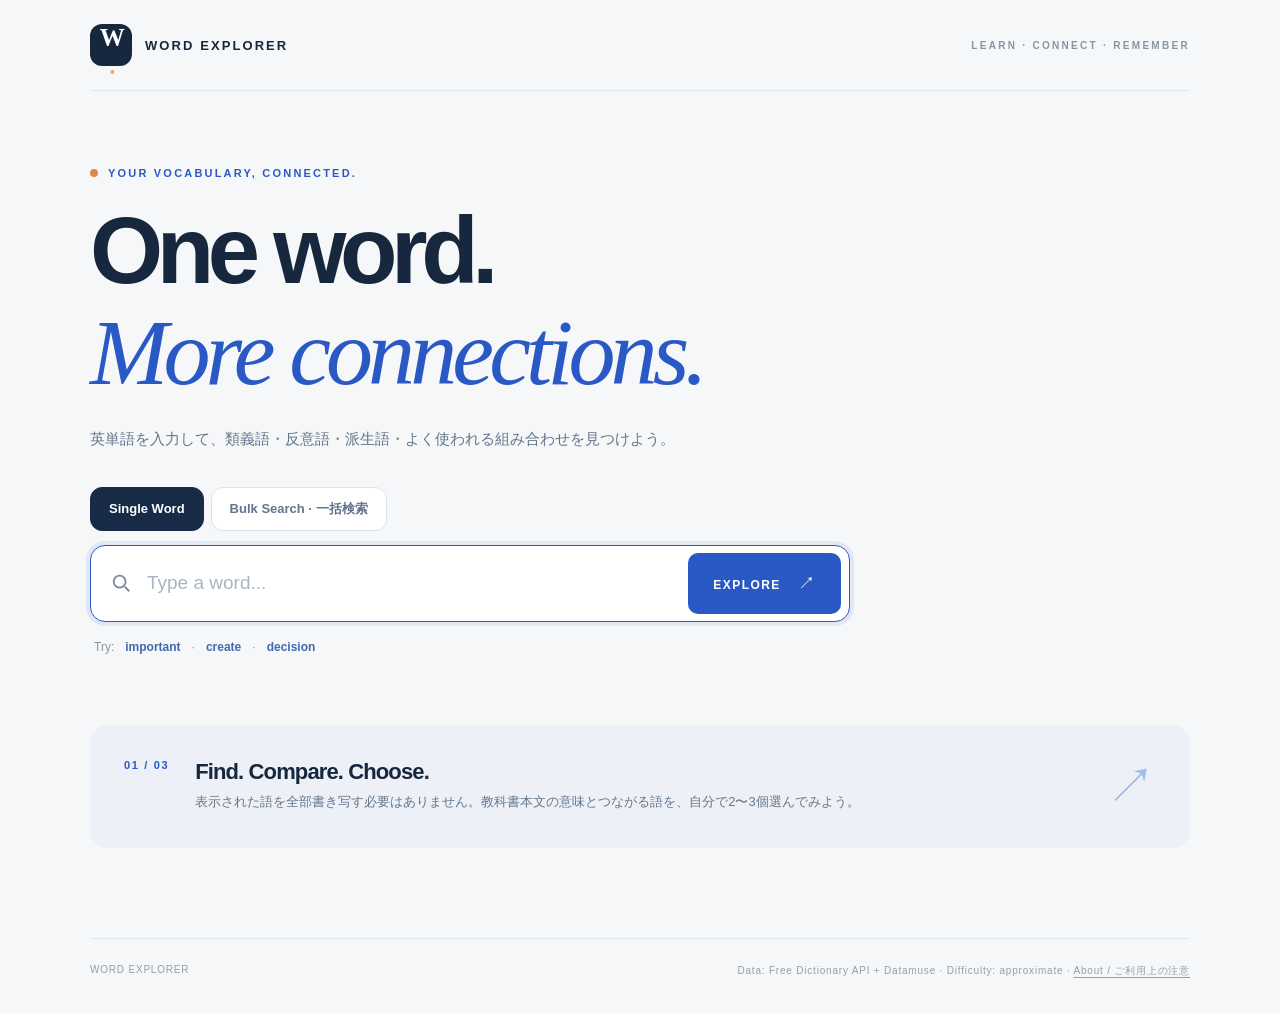
<file: index.html>
<!doctype html>
<html lang="ja">
<head>
  <meta charset="utf-8">
  <meta name="viewport" content="width=device-width, initial-scale=1">
  <meta name="theme-color" content="#15243b">
  <meta name="description" content="Explore synonyms, antonyms, word families, and corpus-related combinations for English vocabulary learning.">
  <title>WORD EXPLORER | Connect the Words</title>
  <link rel="stylesheet" href="style.css">
  <link rel="stylesheet" href="graph.css">
  <link rel="stylesheet" href="cloud.css">
  <link rel="stylesheet" href="updates.css">
  <script src="word-families.js" defer></script>
  <script src="difficulty.js" defer></script>
  <script src="app.js" defer></script>
  <script src="graph.js" defer></script>
  <script src="cloud.js" defer></script>
</head>
<body>
  <main class="shell">
    <header class="masthead">
      <a class="brand" href="./" aria-label="Word Explorer ホーム"><span class="brand-mark" aria-hidden="true">W<span class="dot">.</span></span><span>WORD EXPLORER</span></a>
      <span class="edition">LEARN · CONNECT · REMEMBER</span>
    </header>

    <section class="hero" aria-labelledby="hero-title">
      <div class="eyebrow"><span class="live-dot"></span> YOUR VOCABULARY, CONNECTED.</div>
      <h1 id="hero-title">One word.<br><em>More connections.</em></h1>
      <p class="hero-copy">英単語を入力して、類義語・反意語・派生語・よく使われる組み合わせを見つけよう。</p>
      <div class="mode-switch" role="group" aria-label="検索モード">
        <button type="button" id="mode-single" class="mode-button is-active" aria-pressed="true">Single Word</button>
        <button type="button" id="mode-bulk" class="mode-button" aria-pressed="false">Bulk Search · 一括検索</button>
      </div>
      <div id="bulk-controls" class="bulk-controls" hidden>
        <label for="bulk-input">Googleスプレッドシートの1列をコピーして貼り付け（最大20語）</label>
        <textarea id="bulk-input" rows="6" spellcheck="false" placeholder="important&#10;create&#10;develop&#10;protect"></textarea>
        <div class="bulk-help">改行区切りで読み取ります。重複は自動で除き、検索結果は1語ずつ表示します。</div>
        <button type="button" id="bulk-start" class="bulk-start">EXPLORE WORD LIST ↗</button>
      </div>
      <form id="search-form" class="search-form" autocomplete="off">
        <label class="sr-only" for="word-input">Search an English word</label>
        <div class="search-wrap">
          <svg class="search-icon" viewBox="0 0 24 24" fill="none" stroke="currentColor" stroke-width="2" aria-hidden="true"><circle cx="10.5" cy="10.5" r="6.5"/><path d="m16 16 5 5"/></svg>
          <input id="word-input" name="word" type="search" placeholder="Type a word..." aria-describedby="search-hint" maxlength="45" autocapitalize="none" spellcheck="false" autofocus>
          <button class="search-button" type="submit">EXPLORE <span aria-hidden="true">↗</span></button>
        </div>
        <p id="search-hint" class="hint">Try: <button type="button" data-example="important">important</button><span>·</span><button type="button" data-example="create">create</button><span>·</span><button type="button" data-example="decision">decision</button></p>
      </form>
    </section>

    <section id="message-panel" class="message-panel" aria-live="polite" hidden></section>

    <section id="batch-nav" class="batch-nav" hidden aria-label="一括検索の語句切り替え">
      <div class="batch-bar"><button id="batch-prev" type="button" class="batch-arrow" aria-label="前の単語">← Previous</button>
      <div class="batch-count"><span id="batch-progress">1 / 1</span><strong id="batch-current"></strong></div>
      <button id="batch-next" type="button" class="batch-arrow" aria-label="次の単語">Next →</button></div>
      <div id="batch-list" class="batch-list"></div>
      <button id="batch-clear" class="batch-clear" type="button">Change word list ↺</button>
    </section>
    <section id="results" class="results" hidden aria-label="Search results">
      <div class="result-heading">
        <div><span class="result-overline">EXPLORING</span><h2 id="result-word"></h2><div class="word-meta"><span id="phonetic"></span><span id="parts-of-speech"></span></div></div>
        <button id="reset-button" class="subtle-button" type="button">New search ↗</button>
      </div>
      <div id="definition-panel" class="definition-panel" hidden><div class="section-kicker">MEANING IN ENGLISH</div><div id="definitions"></div></div>
      <section class="visual-section" aria-labelledby="visual-heading">
        <div class="visual-header">
          <div><div class="section-kicker">EXPLORE THE CONNECTIONS</div><h3 id="visual-heading">Words around <em id="visual-word">your word</em></h3><p class="visual-intro">検索するたびに新しいワードクラウドを表示。中心に近い語ほど基本的な語になるよう推定して並べています。</p></div>
          <div class="visual-switch" role="group" aria-label="語彙の表示形式">
            <button type="button" id="view-cloud" class="view-button is-active" aria-pressed="true">☁ Word Cloud</button>
            <button type="button" id="view-map" class="view-button" aria-pressed="false">⌘ Word Map</button>
          </div>
        </div>
        <div id="cloud-panel" class="cloud-panel">
          <div id="cloud-scroll" class="cloud-scroll" tabindex="0" aria-label="ワードクラウド。小さな画面では横スクロールできます。">
            <svg id="word-cloud" xmlns="http://www.w3.org/2000/svg" viewBox="0 0 1000 550" role="group" aria-label="単語のワードクラウド"></svg>
          </div>
          <div class="cloud-bottom"><span id="cloud-status" role="status" aria-live="polite">Click a word to copy it.</span><span class="cloud-hint">BLUE Synonyms · RED Antonyms · GREEN Family · ORANGE Partners</span></div>
          <p class="cloud-note">語の配置・大きさは学習難易度の目安です。英検の公式級別認定ではありません。コーパスの頻度とも一致しません。</p>
        </div>
      </section>
      <div id="map-panel" hidden>
      <section class="graph-section" aria-labelledby="graph-heading">
        <div class="graph-title-row">
          <div><div class="section-kicker">VISUAL WORD CONNECTIONS</div><h3 id="graph-heading">Word Map <span class="graph-spark">✳</span></h3><p class="graph-caption">単語のつながりを一目で。語をクリックするとコピー、選択後の「Explore」で再検索できます。スマホでは左右にスクロール。</p></div>
          <button type="button" id="graph-reset" class="map-reset">Reset view ↺</button>
        </div>
        <div class="graph-filters" role="group" aria-label="表示する語彙グループ">
          <label class="graph-filter" style="--group-color:#4776e6"><input type="checkbox" data-graph-group="synonyms" checked> <span class="filter-dot"></span>Synonyms</label>
          <label class="graph-filter" style="--group-color:#db6672"><input type="checkbox" data-graph-group="antonyms" checked> <span class="filter-dot"></span>Antonyms</label>
          <label class="graph-filter" style="--group-color:#399b79"><input type="checkbox" data-graph-group="family" checked> <span class="filter-dot"></span>Word Family</label>
          <label class="graph-filter" style="--group-color:#d79442"><input type="checkbox" data-graph-group="collocations" checked> <span class="filter-dot"></span>Word Partners</label>
        </div>
        <div class="graph-scroll" id="graph-scroll" tabindex="0" aria-label="単語の関係図。スマートフォンでは左右にスクロールして全体を確認できます。">
          <svg id="word-graph" xmlns="http://www.w3.org/2000/svg" viewBox="0 0 1150 720" role="img" aria-label="英単語の関係図" preserveAspectRatio="xMidYMid meet"></svg>
        </div>
        <div class="graph-bottom"><span id="graph-status" class="graph-status" aria-live="polite">Select a word to copy it.</span><button id="graph-explore" type="button" class="graph-explore" disabled>Explore selected word ↗</button></div>
        <p class="graph-footnote">各カテゴリ最大3語。中心に近いものから易しい順（推定）に並びます。英検3級を起点とした学習上の目安であり、公式な級別分類ではありません。</p>
      </section>
      </div>
      <div class="results-grid">
        <article class="result-card"><div class="card-top"><span class="card-num">01</span><span class="card-icon">≈</span></div><h3>Synonyms</h3><p class="card-subtitle">類義語 — 近い意味を持つ語</p><div id="synonyms" class="chips"></div><p class="card-note">本文の意味と合う語を選ぼう。</p></article>
        <article class="result-card"><div class="card-top"><span class="card-num">02</span><span class="card-icon">↔</span></div><h3>Antonyms</h3><p class="card-subtitle">反意語 — 反対の意味を持つ語</p><div id="antonyms" class="chips"></div><p class="card-note">反対語が存在しない単語もあります。</p></article>
        <article class="result-card"><div class="card-top"><span class="card-num">03</span><span class="card-icon">✳</span></div><h3>Word Family</h3><p class="card-subtitle">派生語 — 同じ語根を持つ語</p><div id="families" class="chips"></div><p class="card-note">確認済みの語形グループのみ表示します。</p></article>
        <article class="result-card"><div class="card-top"><span class="card-num">04</span><span class="card-icon">⛓</span></div><h3>Word Partners</h3><p class="card-subtitle">共起表現 — 近くに現れやすい語</p><div id="collocations" class="chips"></div><p class="card-note">統計的な候補です。自然な表現か文脈で確認しよう。</p></article>
      </div>
      <div id="data-notice" class="data-notice" role="status"></div>
      <div class="bottom-actions"><button id="copy-all" class="copy-button" type="button">Copy results <span>↗</span></button><a href="https://skell.sketchengine.eu/#home?lang=en" rel="noopener noreferrer" target="_blank" class="external-link">Explore examples on SKELL <span aria-hidden="true">↗</span></a></div>
    </section>

    <section id="initial-tip" class="initial-tip"><span class="tip-number">01 / 03</span><div><h2>Find. Compare. Choose.</h2><p>表示された語を全部書き写す必要はありません。教科書本文の意味とつながる語を、自分で2〜3個選んでみよう。</p></div><div class="tip-decoration" aria-hidden="true">↗</div></section>

    <footer class="footer"><span>WORD EXPLORER</span><span>Data: Free Dictionary API + Datamuse · Difficulty: approximate · <a href="about.html">About / ご利用上の注意</a></span></footer>
  </main>
  <div id="toast" class="toast" role="status" aria-live="polite"></div>
</body>
</html>
</file>
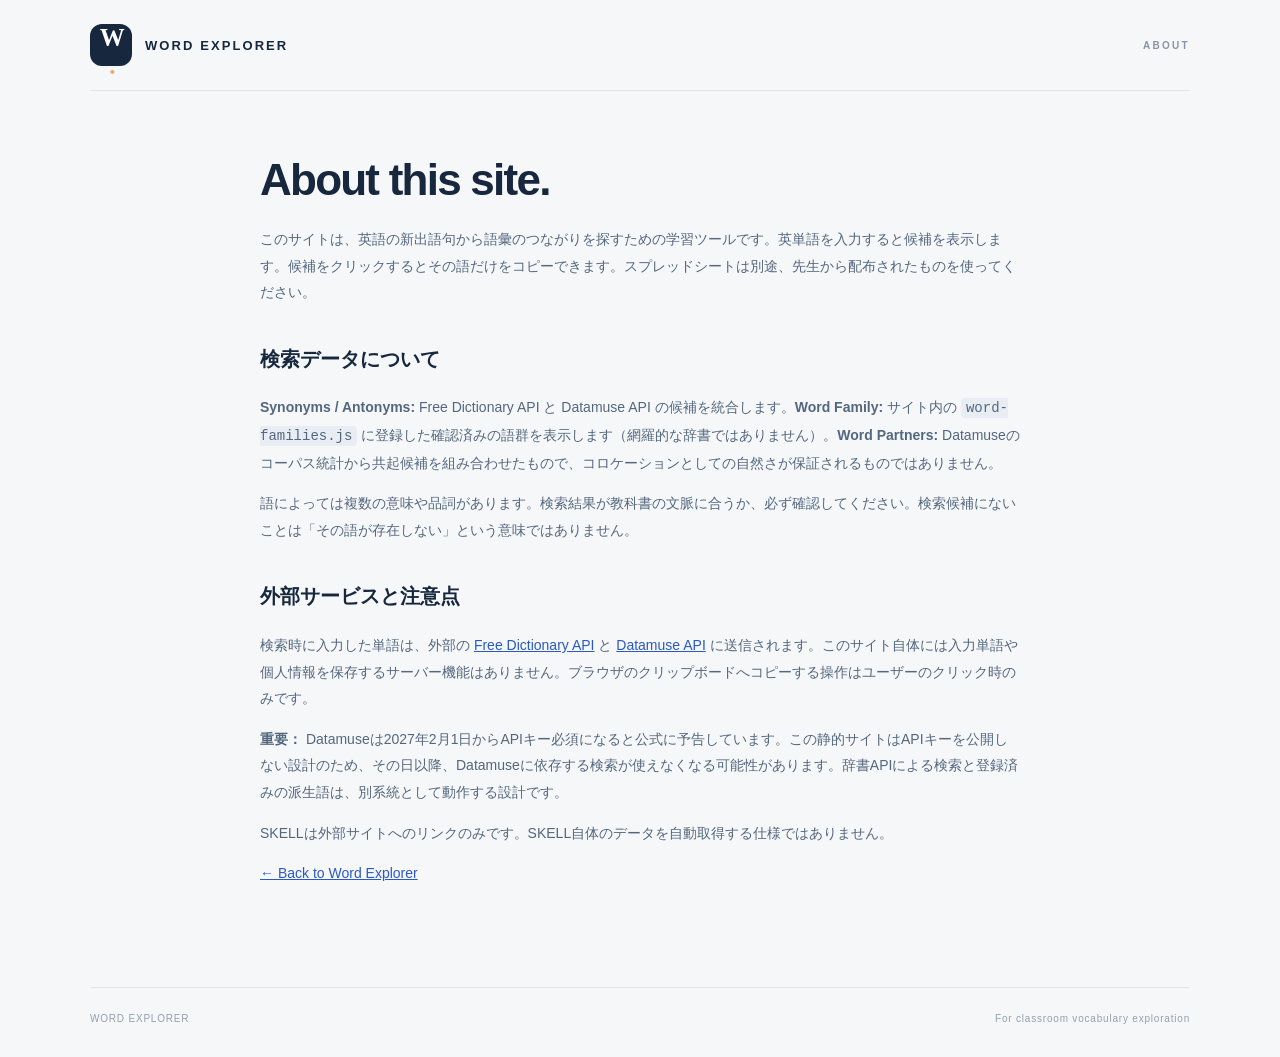
<file: about.html>
<!doctype html><html lang="ja"><head><meta charset="utf-8"><meta name="viewport" content="width=device-width,initial-scale=1"><title>About | WORD EXPLORER</title><link rel="stylesheet" href="style.css"></head><body><main class="shell"><header class="masthead"><a class="brand" href="index.html"><span class="brand-mark">W<span class="dot">.</span></span><span>WORD EXPLORER</span></a><span class="edition">ABOUT</span></header><article class="about"><h1>About this site.</h1><p>このサイトは、英語の新出語句から語彙のつながりを探すための学習ツールです。英単語を入力すると候補を表示します。候補をクリックするとその語だけをコピーできます。スプレッドシートは別途、先生から配布されたものを使ってください。</p><h2>検索データについて</h2><p><strong>Synonyms / Antonyms:</strong> Free Dictionary API と Datamuse API の候補を統合します。<strong>Word Family:</strong> サイト内の <code>word-families.js</code> に登録した確認済みの語群を表示します（網羅的な辞書ではありません）。<strong>Word Partners:</strong> Datamuseのコーパス統計から共起候補を組み合わせたもので、コロケーションとしての自然さが保証されるものではありません。</p><p>語によっては複数の意味や品詞があります。検索結果が教科書の文脈に合うか、必ず確認してください。検索候補にないことは「その語が存在しない」という意味ではありません。</p><h2>外部サービスと注意点</h2><p>検索時に入力した単語は、外部の <a href="https://dictionaryapi.dev/" target="_blank" rel="noopener noreferrer">Free Dictionary API</a> と <a href="https://www.datamuse.com/api/" target="_blank" rel="noopener noreferrer">Datamuse API</a> に送信されます。このサイト自体には入力単語や個人情報を保存するサーバー機能はありません。ブラウザのクリップボードへコピーする操作はユーザーのクリック時のみです。</p><p><strong>重要：</strong> Datamuseは2027年2月1日からAPIキー必須になると公式に予告しています。この静的サイトはAPIキーを公開しない設計のため、その日以降、Datamuseに依存する検索が使えなくなる可能性があります。辞書APIによる検索と登録済みの派生語は、別系統として動作する設計です。</p><p>SKELLは外部サイトへのリンクのみです。SKELL自体のデータを自動取得する仕様ではありません。</p><p><a href="index.html">← Back to Word Explorer</a></p></article><footer class="footer"><span>WORD EXPLORER</span><span>For classroom vocabulary exploration</span></footer></main></body></html>
</file>
<file: style.css>
:root{--ink:#17273e;--muted:#708096;--blue:#2a59c6;--blue-2:#e9effd;--line:#dfe5ec;--bg:#f6f7f8;--white:#fff;--orange:#de8a46}*{box-sizing:border-box}html{scroll-behavior:smooth}body{margin:0;background:var(--bg);color:var(--ink);font-family:Inter,"Helvetica Neue",Arial,"Noto Sans JP",sans-serif;-webkit-font-smoothing:antialiased}button,input{font:inherit}button{cursor:pointer}a{color:inherit}.shell{width:min(1100px,calc(100% - 48px));margin:0 auto}.masthead{display:flex;align-items:center;justify-content:space-between;height:91px;border-bottom:1px solid var(--line)}.brand{display:inline-flex;align-items:center;gap:13px;text-decoration:none;font-size:13px;font-weight:850;letter-spacing:.16em}.brand-mark{width:42px;height:42px;display:grid;place-items:center;border-radius:12px;background:var(--ink);color:white;font-family:Georgia,serif;font-size:25px;letter-spacing:-.1em}.dot{color:#f4a66a}.edition{font-size:10px;letter-spacing:.23em;color:#8895a5;font-weight:800}.hero{padding:76px 0 69px;position:relative}.eyebrow,.result-overline,.section-kicker{font-size:11px;font-weight:800;letter-spacing:.2em;color:var(--blue)}.eyebrow{display:flex;align-items:center;gap:10px}.live-dot{display:inline-block;width:8px;height:8px;border-radius:50%;background:var(--orange)}h1{font-size:clamp(51px,7.8vw,94px);line-height:1.07;letter-spacing:-.068em;margin:22px 0 23px;font-weight:840}h1 em{color:var(--blue);font-family:Georgia,"Times New Roman",serif;font-weight:500;letter-spacing:-.052em}.hero-copy{font-size:15px;color:#63758b;line-height:1.85;margin:0 0 34px}.search-form{max-width:760px}.search-wrap{display:flex;align-items:center;background:white;border:1.5px solid #cad5e5;border-radius:15px;padding:7px 8px 7px 19px;box-shadow:0 13px 40px #193d6e0c;transition:border-color .2s,box-shadow .2s}.search-wrap:focus-within{border-color:var(--blue);box-shadow:0 0 0 4px #2a59c61a}.search-icon{width:22px;height:22px;flex-shrink:0;color:#7789a1}.search-wrap input{min-width:0;width:100%;border:0;outline:0;background:transparent;padding:14px 15px;color:var(--ink);font-size:19px}.search-wrap input::placeholder{color:#a9b5c3}.search-button,.copy-button{background:var(--blue);border:0;border-radius:10px;color:#fff;font-size:12px;font-weight:800;letter-spacing:.12em;padding:19px 25px;white-space:nowrap}.search-button span,.copy-button span{margin-left:12px;font-size:17px;font-weight:400}.search-button:hover,.copy-button:hover{background:#1b449f}.search-button:disabled{opacity:.65;cursor:wait}.hint{display:flex;align-items:center;gap:11px;font-size:12px;color:#8896a8;margin:16px 0 0 4px}.hint button{padding:2px 0;border:0;background:none;color:#4269ad;font-weight:650}.hint button:hover{text-decoration:underline}.initial-tip{margin:0 0 90px;background:#edf1f7;border-radius:18px;padding:28px 34px;display:flex;align-items:center;gap:26px}.tip-number{white-space:nowrap;align-self:start;font-size:11px;letter-spacing:.15em;font-weight:800;color:var(--blue);padding-top:6px}.initial-tip h2{font-size:22px;margin:0 0 5px;letter-spacing:-.04em}.initial-tip p{margin:0;font-size:13px;line-height:1.9;color:#64768d}.tip-decoration{margin-left:auto;font-size:50px;color:#a5bce6;font-weight:300}.footer{border-top:1px solid var(--line);display:flex;justify-content:space-between;gap:16px;padding:25px 0 35px;color:#91a0af;font-size:10px;letter-spacing:.08em}.footer a{text-underline-offset:3px}.results{padding-bottom:65px}.result-heading{display:flex;justify-content:space-between;align-items:center;gap:15px;border-top:1px solid var(--line);padding:34px 0 28px}.result-heading h2{font-size:clamp(34px,5vw,57px);letter-spacing:-.06em;margin:9px 0 5px;line-height:1.1;overflow-wrap:anywhere}.word-meta{display:flex;flex-wrap:wrap;gap:10px;font-size:13px;color:#8795a7}.subtle-button{border:1px solid #d2dbe7;border-radius:10px;background:#fff;color:#59739b;font-size:12px;padding:12px 16px;white-space:nowrap}.subtle-button:hover{border-color:var(--blue)}.definition-panel{padding:22px 26px;background:#eaf0f9;border-radius:15px;margin-bottom:17px}.section-kicker{color:#7186ac;margin-bottom:12px}.definition-row{font-size:14px;line-height:1.65;margin-top:7px}.pos{font-weight:800;color:#2a59c6;margin-right:10px;font-size:12px}.example{font-size:12px;color:#7385a1;margin-left:6px}.results-grid{display:grid;grid-template-columns:repeat(2,minmax(0,1fr));gap:16px}.result-card{background:white;border:1px solid var(--line);border-radius:17px;min-height:240px;padding:25px;display:flex;flex-direction:column}.card-top{display:flex;align-items:center;justify-content:space-between}.card-num{font-size:11px;font-weight:900;color:#99a9bb;letter-spacing:.13em}.card-icon{font-size:26px;color:#8ca8dd}.result-card h3{font-size:26px;letter-spacing:-.045em;margin:12px 0 3px}.card-subtitle{font-size:12px;color:#7b8ba0;margin:0 0 19px}.chips{display:flex;flex-wrap:wrap;align-items:start;gap:8px}.chip{background:#f0f4fa;border:1px solid #e2eaf3;color:#2b527f;padding:9px 11px;border-radius:9px;font-size:13px;font-weight:650;max-width:100%;overflow-wrap:anywhere}.chip:hover{border-color:#96afe3;background:#eaf0fd}.chip:focus-visible{outline:3px solid #7b9fee}.empty{font-size:12px;color:#96a3b3;line-height:1.7}.card-note{font-size:11px;color:#a0acbb;margin:auto 0 0;padding-top:22px;line-height:1.65}.data-notice{font-size:12px;color:#7d8c9f;padding:19px 4px;line-height:1.9}.bottom-actions{display:flex;align-items:center;justify-content:space-between;gap:12px;margin:0 0 10px}.copy-button{padding:15px 20px}.external-link{font-size:12px;font-weight:700;color:var(--blue);text-decoration:none}.external-link:hover{text-decoration:underline}.message-panel{border-radius:12px;background:#eaf0fb;color:#45659b;padding:18px 22px;margin:-16px 0 26px;font-size:14px;line-height:1.6}.message-panel.error{background:#fff0ed;color:#a24f3f}.toast{position:fixed;bottom:25px;left:50%;transform:translate(-50%,20px);background:#1b2b45;color:#fff;border-radius:9px;padding:13px 18px;font-size:13px;opacity:0;pointer-events:none;transition:opacity .22s,transform .22s;z-index:10}.toast.show{opacity:1;transform:translate(-50%,0)}.sr-only{position:absolute;width:1px;height:1px;padding:0;margin:-1px;overflow:hidden;clip:rect(0,0,0,0);white-space:nowrap;border:0}.about{max-width:760px;margin:65px auto 100px;line-height:1.9}.about h1{font-size:44px;letter-spacing:-.04em}.about h2{font-size:20px;margin-top:34px}.about p,.about li{font-size:14px;color:#53677f}.about code{background:#e8edf4;padding:2px 5px;border-radius:4px}.about a{color:var(--blue)}@media(max-width:680px){.shell{width:min(100% - 32px,1100px)}.masthead{height:70px}.edition{display:none}.hero{padding:52px 0}.hero-copy{font-size:13px}.search-wrap{padding:5px 5px 5px 11px}.search-wrap input{font-size:16px;padding:12px 9px}.search-button{padding:15px 12px;font-size:10px;letter-spacing:.05em}.search-button span{margin-left:4px;font-size:13px}.results-grid{grid-template-columns:1fr}.result-card{min-height:205px}.initial-tip{padding:24px;gap:12px;margin-bottom:50px}.tip-number{display:none}.tip-decoration{display:none}.result-heading{align-items:flex-start}.subtle-button{font-size:11px}.footer{flex-direction:column;line-height:1.7}.bottom-actions{align-items:flex-start;flex-direction:column}.definition-panel{padding:19px}}
</file>
<file: graph.css>
/* Word Map extension — no third-party graph library required. */
.graph-section{margin:26px 0 34px;background:#fff;border:1px solid #e0e6ed;border-radius:22px;padding:25px 25px 17px;box-shadow:0 16px 45px rgba(28,43,65,.045)}
.graph-title-row{display:flex;justify-content:space-between;align-items:start;gap:15px}
.graph-title-row h3{font-size:clamp(25px,3.2vw,35px);margin:8px 0 5px;letter-spacing:-.055em}
.graph-spark{color:#d79442;font-size:.65em;vertical-align:top}
.graph-caption{color:#738198;line-height:1.7;font-size:13px;margin:0}
.map-reset{border:1px solid #dce3ed;border-radius:12px;background:#fff;padding:9px 13px;color:#54657e;font-size:12px;font-weight:750;white-space:nowrap}
.map-reset:hover{background:#f0f4fb}
.graph-filters{display:flex;gap:8px;flex-wrap:wrap;margin:19px 0 14px}
.graph-filter{display:inline-flex;align-items:center;gap:7px;border:1px solid #dfe5ed;border-radius:50px;padding:9px 12px;font-size:12px;color:#344155;font-weight:720;cursor:pointer;user-select:none;background:white}
.graph-filter:has(input:not(:checked)){color:#9ba5b2;background:#f8f9fa}
.graph-filter input{accent-color:var(--group-color);margin:0;width:14px;height:14px}
.filter-dot{display:block;width:9px;height:9px;border-radius:50%;background:var(--group-color)}
.graph-filter:has(input:not(:checked)) .filter-dot{background:#c3cbd5}
.graph-scroll{overflow-x:auto;overflow-y:hidden;border:1px solid #e7ebf2;background:radial-gradient(circle at 50% 50%,#f2f5fc 0,#fbfcff 58%,#f7f9fc 100%);border-radius:17px;scrollbar-color:#c3cada transparent}
.graph-scroll svg{display:block;width:100%;min-width:900px;height:auto;min-height:0;touch-action:pan-x}
.graph-scroll:focus-visible{outline:3px solid #799ee9;outline-offset:2px}
.graph-bottom{min-height:54px;display:flex;justify-content:space-between;align-items:center;gap:12px;padding:9px 4px 0}
.graph-status{color:#738198;font-size:12px;overflow-wrap:anywhere}
.graph-explore{border:0;background:#182b47;color:#fff;border-radius:12px;padding:11px 14px;font-size:12px;font-weight:800;white-space:nowrap}
.graph-explore:disabled{opacity:.35;cursor:not-allowed}
.graph-explore:not(:disabled):hover{background:#2a59c6}
.graph-footnote{font-size:11px;line-height:1.7;color:#8793a3;margin:2px 4px 0}
.graph-edge{fill:none;stroke-width:2;stroke-linecap:round;opacity:.49}
.graph-root-edge{stroke-width:3;opacity:.4}
.graph-leaf{cursor:pointer;outline:none}
.graph-leaf rect{transition:fill .15s,stroke-width .15s}
.graph-leaf:hover rect,.graph-leaf:focus rect{stroke-width:2.5;filter:drop-shadow(0 2px 5px rgba(30,51,80,.12))}
.graph-leaf.is-selected rect{stroke-width:3;filter:drop-shadow(0 3px 8px rgba(30,51,80,.15))}
.graph-leaf:focus-visible rect{stroke:#151d2c;stroke-width:3}
@media(max-width:680px){.graph-section{padding:18px 12px 14px;margin:20px 0}.graph-title-row{padding:0 5px}.map-reset{padding:8px 9px}.graph-filters{gap:6px}.graph-filter{padding:7px 9px;font-size:11px}.graph-bottom{flex-wrap:wrap}.graph-explore{margin-left:auto}.graph-scroll svg{min-width:980px}}
@media(prefers-reduced-motion:reduce){.graph-leaf rect{transition:none}}

[hidden]{display:none!important}
</file>
<file: cloud.css>
/* Default visual word cloud — responsive and keyboard accessible. */
.visual-section{margin:26px 0 13px;background:#fff;border:1px solid #e0e6ed;border-radius:22px;padding:25px;box-shadow:0 16px 45px rgba(28,43,65,.045)}
.visual-header{display:flex;align-items:end;justify-content:space-between;gap:16px;flex-wrap:wrap;margin-bottom:20px}
.visual-header h3{font-size:clamp(26px,3.1vw,36px);line-height:1.13;letter-spacing:-.055em;margin:7px 0 8px}
.visual-header h3 em{font-family:Georgia,serif;color:#2a59c6;font-weight:500;overflow-wrap:anywhere}
.visual-intro{font-size:12px;line-height:1.7;color:#738198;margin:0}
.visual-switch{display:flex;gap:5px;padding:5px;background:#eef2f7;border-radius:14px;flex-shrink:0}
.view-button{border:0;background:transparent;color:#6f7c90;border-radius:10px;padding:12px 16px;font-weight:800;font-size:12px;white-space:nowrap}
.view-button.is-active{background:#17273e;color:white;box-shadow:0 3px 9px #17273e24}
.view-button:focus-visible,.cloud-word:focus-visible{outline:3px solid #7b9fee;outline-offset:3px}
.cloud-scroll{overflow-x:auto;overflow-y:hidden;border-radius:17px;border:1px solid #e7ebf2;background:radial-gradient(circle at 52% 48%,#fff 0%,#f8faff 60%,#f1f5fa 100%);scrollbar-color:#bccae0 transparent}
.cloud-scroll svg{display:block;width:100%;height:auto;min-width:710px;touch-action:pan-x}
.cloud-word{cursor:pointer;transition:opacity .12s}
.cloud-word:hover,.cloud-word:focus{opacity:.68;text-decoration:underline}
.cloud-word text{paint-order:stroke fill;stroke:transparent;stroke-width:1px}
.cloud-word.is-copied text{text-decoration:underline}
.cloud-bottom{display:flex;align-items:center;justify-content:space-between;gap:16px;padding:15px 2px 7px;flex-wrap:wrap;color:#708096;font-size:12px}
.cloud-hint{color:#929eae;font-size:10px;letter-spacing:.025em}
.cloud-note{font-size:11px;line-height:1.75;color:#8994a5;margin:5px 2px 0}
#map-panel .graph-section{margin-top:0}
@media(max-width:680px){.visual-section{padding:18px 12px 14px}.visual-header{align-items:start;gap:13px;padding:0 5px}.visual-switch{width:100%}.view-button{flex:1;padding:10px 8px}.cloud-scroll svg{min-width:710px}.cloud-hint{font-size:9px}}
@media(prefers-reduced-motion:reduce){.cloud-word{transition:none}}
[hidden]{display:none!important}
</file>
<file: updates.css>
/* Bulk search and classroom improvements */
.mode-switch{display:flex;gap:7px;margin:20px 0 14px;flex-wrap:wrap}
.mode-button{border:1px solid #dbe3ee;border-radius:12px;padding:12px 18px;background:#fff;color:#64748b;font-weight:800;cursor:pointer;font-size:13px}
.mode-button.is-active{background:#172b47;color:#fff;border-color:#172b47}
.bulk-controls{background:#fff;border:1px solid #dce5ef;border-radius:17px;padding:18px;margin-bottom:18px}
.bulk-controls label{display:block;font-size:13px;font-weight:800;margin-bottom:9px;color:#243957}
.bulk-controls textarea{display:block;width:100%;min-height:140px;box-sizing:border-box;border:1px solid #ccd7e7;border-radius:12px;padding:13px;font-size:16px;line-height:1.55;resize:vertical;background:#fafdff;color:#182b47}
.bulk-help{font-size:12px;line-height:1.6;color:#718096;margin:9px 0 14px}
.bulk-start{background:#172b47;color:#fff;border:0;border-radius:11px;padding:13px 18px;cursor:pointer;font-size:13px;font-weight:800}
.batch-nav{background:#fff;border:1px solid #dce5ef;border-radius:19px;padding:17px;margin:22px 0 4px}
.batch-bar{display:flex;align-items:center;justify-content:space-between;gap:8px}
.batch-arrow{border:1px solid #d6e0ed;background:#f8faff;color:#253d60;border-radius:11px;padding:12px 14px;font-weight:800;cursor:pointer}
.batch-arrow:disabled{opacity:.35;cursor:not-allowed}
.batch-count{display:flex;flex-direction:column;align-items:center;gap:4px;color:#627590;font-size:12px}
.batch-count strong{color:#172b47;font-size:clamp(18px,3vw,26px);overflow-wrap:anywhere;text-align:center}
.batch-list{display:flex;gap:7px;overflow:auto;padding:15px 0 8px}
.batch-pill{white-space:nowrap;border:1px solid #d8e1ee;background:white;color:#496078;border-radius:50px;padding:8px 12px;font-size:12px;cursor:pointer}
.batch-pill.is-current{background:#e9f0ff;border-color:#577fe6;color:#2448af;font-weight:800}
.batch-clear{border:0;background:transparent;padding:7px 0;color:#536b8a;text-decoration:underline;font-size:12px;cursor:pointer}
@media(max-width:600px){.batch-arrow{padding:10px 7px;font-size:11px}.batch-nav{padding:13px}.mode-button{flex:1;padding:11px 8px}.batch-count strong{font-size:18px}}
</file>
